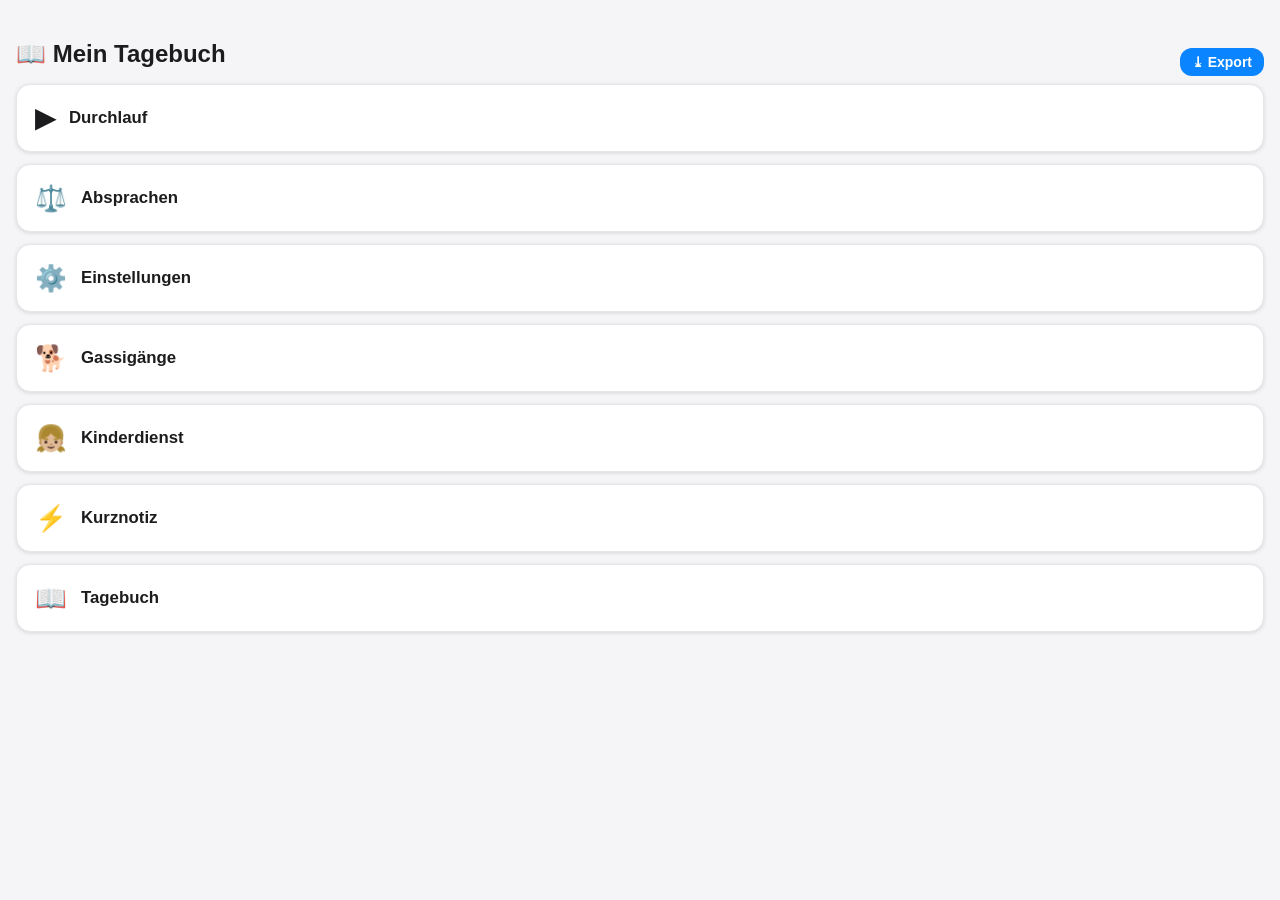
<file: index.html>
<!DOCTYPE html>
<html lang="de">
<head>
  <meta charset="UTF-8">
  <meta name="viewport" content="width=device-width, initial-scale=1, viewport-fit=cover">
  <meta name="apple-mobile-web-app-capable" content="yes">
  <meta name="apple-mobile-web-app-status-bar-style" content="black-translucent">
  <title>Mein Tagebuch</title>
  <link rel="manifest" href="manifest.webmanifest">
  <link rel="apple-touch-icon" href="icons/icon-192.png">
  <link rel="stylesheet" href="style.css">
</head>
<body>
  <header class="kopf" style="display:flex; align-items:center; justify-content:space-between; gap:8px;">
    <h1>📖 Mein Tagebuch</h1>
    <button type="button" class="speichern" id="startSichern" style="width:auto; padding:6px 12px; margin:0; font-size:14px; flex-shrink:0;">⤓ Export</button>
  </header>
  <main id="startseite">
    <div id="backupBanner" class="eintrag" style="display:none; margin-bottom:12px;">
      <div class="datum">📅 Wochen-Backup</div>
      <div style="margin:6px 0 10px 0;">Zeit, deine Einträge zu sichern.</div>
      <button type="button" class="speichern" style="display:inline-block; width:auto; padding:8px 14px;" id="bannerSichern">⤓ Jetzt sichern</button>
      <button type="button" class="speichern" style="display:inline-block; width:auto; padding:8px 14px; margin-left:8px;" id="bannerSpaeter">Später</button>
    </div>
    <p class="hinweis" id="ladehinweis">Funktionen werden geladen …</p>
    <nav id="moduleListe" class="module"></nav>
  </main>
  <script src="js/db.js"></script>
  <script src="js/common.js"></script>
  <script src="js/export.js"></script>
  <script src="js/durchlauf.js"></script>
  <script>
    async function baueStartseite() {
      try {
        const antwort = await fetch("modules.json");
        const inventar = await antwort.json();
        const einstellungen = (await holeEinstellung("moduleEinstellungen")) || {};
        const module = inventar.modules
          .map((m, i) => ({ ...m, platz: einstellungen[m.id]?.reihenfolge ?? i }))
          .sort((a, b) => a.platz - b.platz)
          .filter(m => einstellungen[m.id]?.aktiv !== false);
        const container = document.getElementById("moduleListe");
        container.innerHTML = "";
        for (const m of module) {
          const titel = einstellungen[m.id]?.titel || m.titel;
          const knopf = document.createElement("a");
          knopf.className = "modulKnopf";
          knopf.href = m.datei;
          knopf.innerHTML = `<span class="icon">${m.icon}</span><span>${titel}</span>`;
          container.appendChild(knopf);
        }
        document.getElementById("ladehinweis").style.display = "none";
      } catch (fehler) {
        document.getElementById("ladehinweis").textContent =
          "Fehler beim Laden: " + fehler.message;
      }
    }
    baueStartseite();

    async function starteBackupLogik() {
      // 1. Stiller Tages-Snapshot: einmal pro Tag beim ersten Start
      try {
        const heuteSnapshot = new Date().toISOString().slice(0, 10);
        if ((await holeEinstellung("letzterAutoExport")) !== heuteSnapshot) {
          await erstelleSnapshot();
          await setzeEinstellung("letzterAutoExport", heuteSnapshot);
        }
      } catch (fehler) {
        // Der Snapshot darf den Start niemals blockieren
      }

      // 2. Wochen-Banner: nur montags, einmal pro Montag, abschaltbar
      const banner = document.getElementById("backupBanner");
      const heute = new Date().toISOString().slice(0, 10);
      const istMontag = new Date().getDay() === 1;
      const bannerAus = (await holeEinstellung("exportBannerAus")) === true;
      const schonGezeigt = (await holeEinstellung("letzterBannerTag")) === heute;
      if (istMontag && !bannerAus && !schonGezeigt) {
        banner.style.display = "block";
      }

      document.getElementById("bannerSichern").addEventListener("click", async () => {
        banner.style.display = "none";
        await setzeEinstellung("letzterBannerTag", heute);
        try {
          await exportiereNeues();
        } catch (fehler) {
          // Teilen abgebrochen - die Vorbereitung bleibt in der Historie
        }
      });

      document.getElementById("bannerSpaeter").addEventListener("click", async () => {
        banner.style.display = "none";
        await setzeEinstellung("letzterBannerTag", heute);
      });

      // 3. Sichern-Button oben rechts
      document.getElementById("startSichern").addEventListener("click", async () => {
        try {
          await exportiereNeues();
        } catch (fehler) {
          // Teilen abgebrochen
        }
      });
    }
    starteBackupLogik();
  </script>
  <script>
    if ("serviceWorker" in navigator) {
      navigator.serviceWorker.register("sw.js");
    }
  </script>
</body>
</html>
</file>
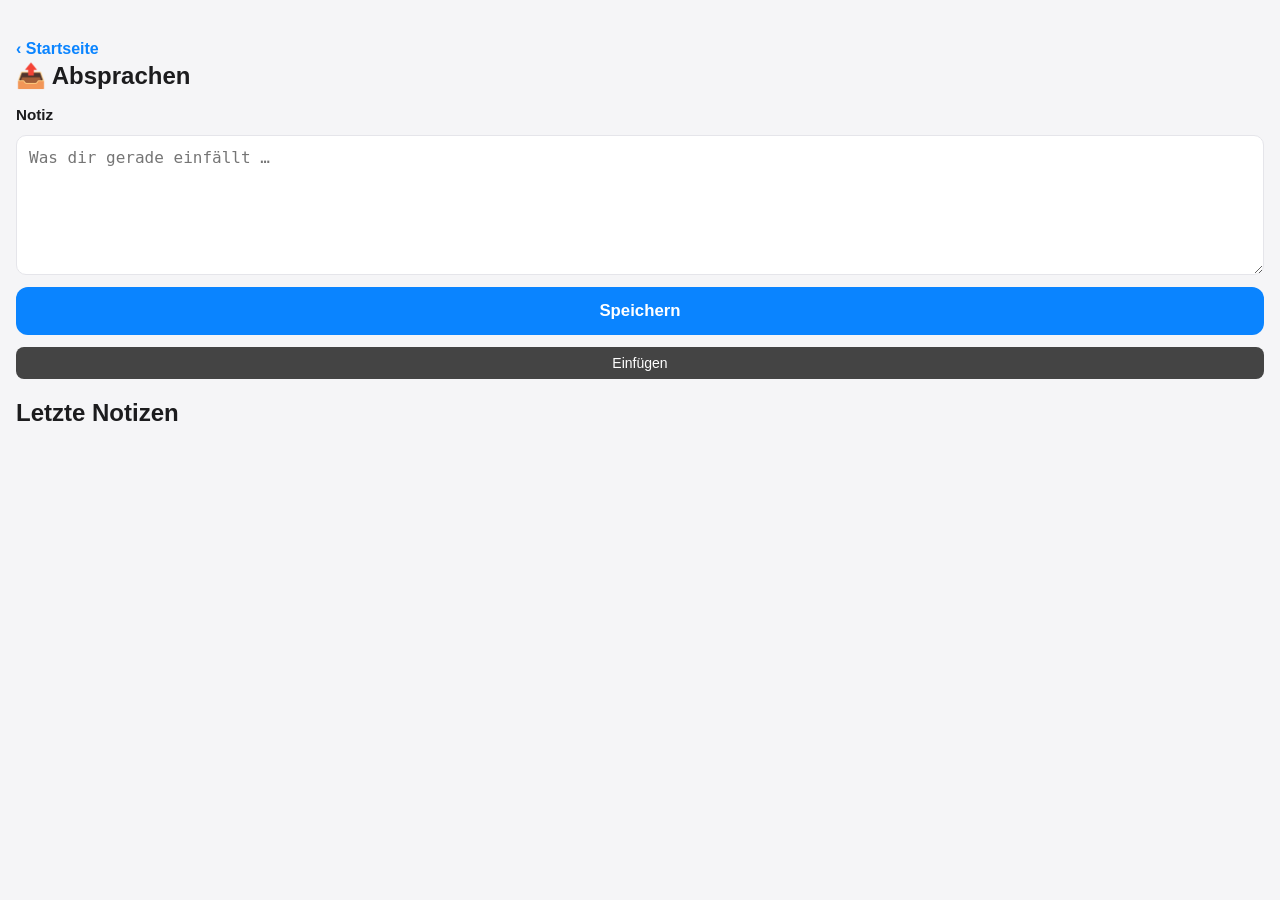
<file: modules/absprachen.html>
<!DOCTYPE html>
<html lang="de">
<head>
  <meta charset="UTF-8">
  <meta name="viewport" content="width=device-width, initial-scale=1">
  <title>Absprachen</title>
  <link rel="stylesheet" href="../style.css">
</head>
<body>
  <main>
    <form>
      <label for="text">Notiz</label>
      <textarea id="text" placeholder="Was dir gerade einfällt …"></textarea>
      <button type="button" class="speichern" id="neu">＋ Neue Notiz</button>
    </form>
    <p class="hinweis" id="status"></p>
    <h2>Letzte Notizen</h2>
    <div id="liste"></div>
  </main>
  <script src="../js/db.js"></script>
  <script src="../js/common.js"></script>
  <script src="../js/uebergabe.js"></script>
  <script src="../js/durchlauf.js"></script>
  <script>
    baueKopf("Absprachen", "📤");

    const feld = document.getElementById("text");
    const status = document.getElementById("status");
    let eintragId = null;
    let timer = null;

    // Beim Öffnen: letzten Eintrag wiederherstellen (Livespeicherung)
    (async () => {
      const liste = await holeEintraege("absprachen");
      if (liste.length > 0) {
        eintragId = liste[0].id;
        feld.value = liste[0].payload.text || "";
      }
      zeigeListe();
    })();

    // Jede Eingabe automatisch sichern (0,5 s nach dem Tippen)
    feld.addEventListener("input", () => {
      clearTimeout(timer);
      timer = setTimeout(sichere, 500);
    });

    async function sichere() {
      eintragId = await speichereEintrag("absprachen", { text: feld.value }, eintragId);
      status.textContent = "Gespeichert: " + lesebaresDatum(jetztIso());
      zeigeListe();
    }

    // Beginnt NUR eine neue Notiz – Speichern läuft immer automatisch
    document.getElementById("neu").addEventListener("click", async () => {
      await sichere();
      eintragId = null;
      feld.value = "";
      status.textContent = "";
      feld.focus();
    });

    async function zeigeListe() {
      const liste = await holeEintraege("absprachen");
      document.getElementById("liste").innerHTML = liste.map(e =>
        '<div class="eintrag"><div class="datum">' + lesebaresDatum(e.erstelltAt) +
        "</div><div>" + (e.payload.text || "").replace(/</g, "&lt;") + "</div></div>"
      ).join("");
    }
  </script>
</body>
</html>
</file>
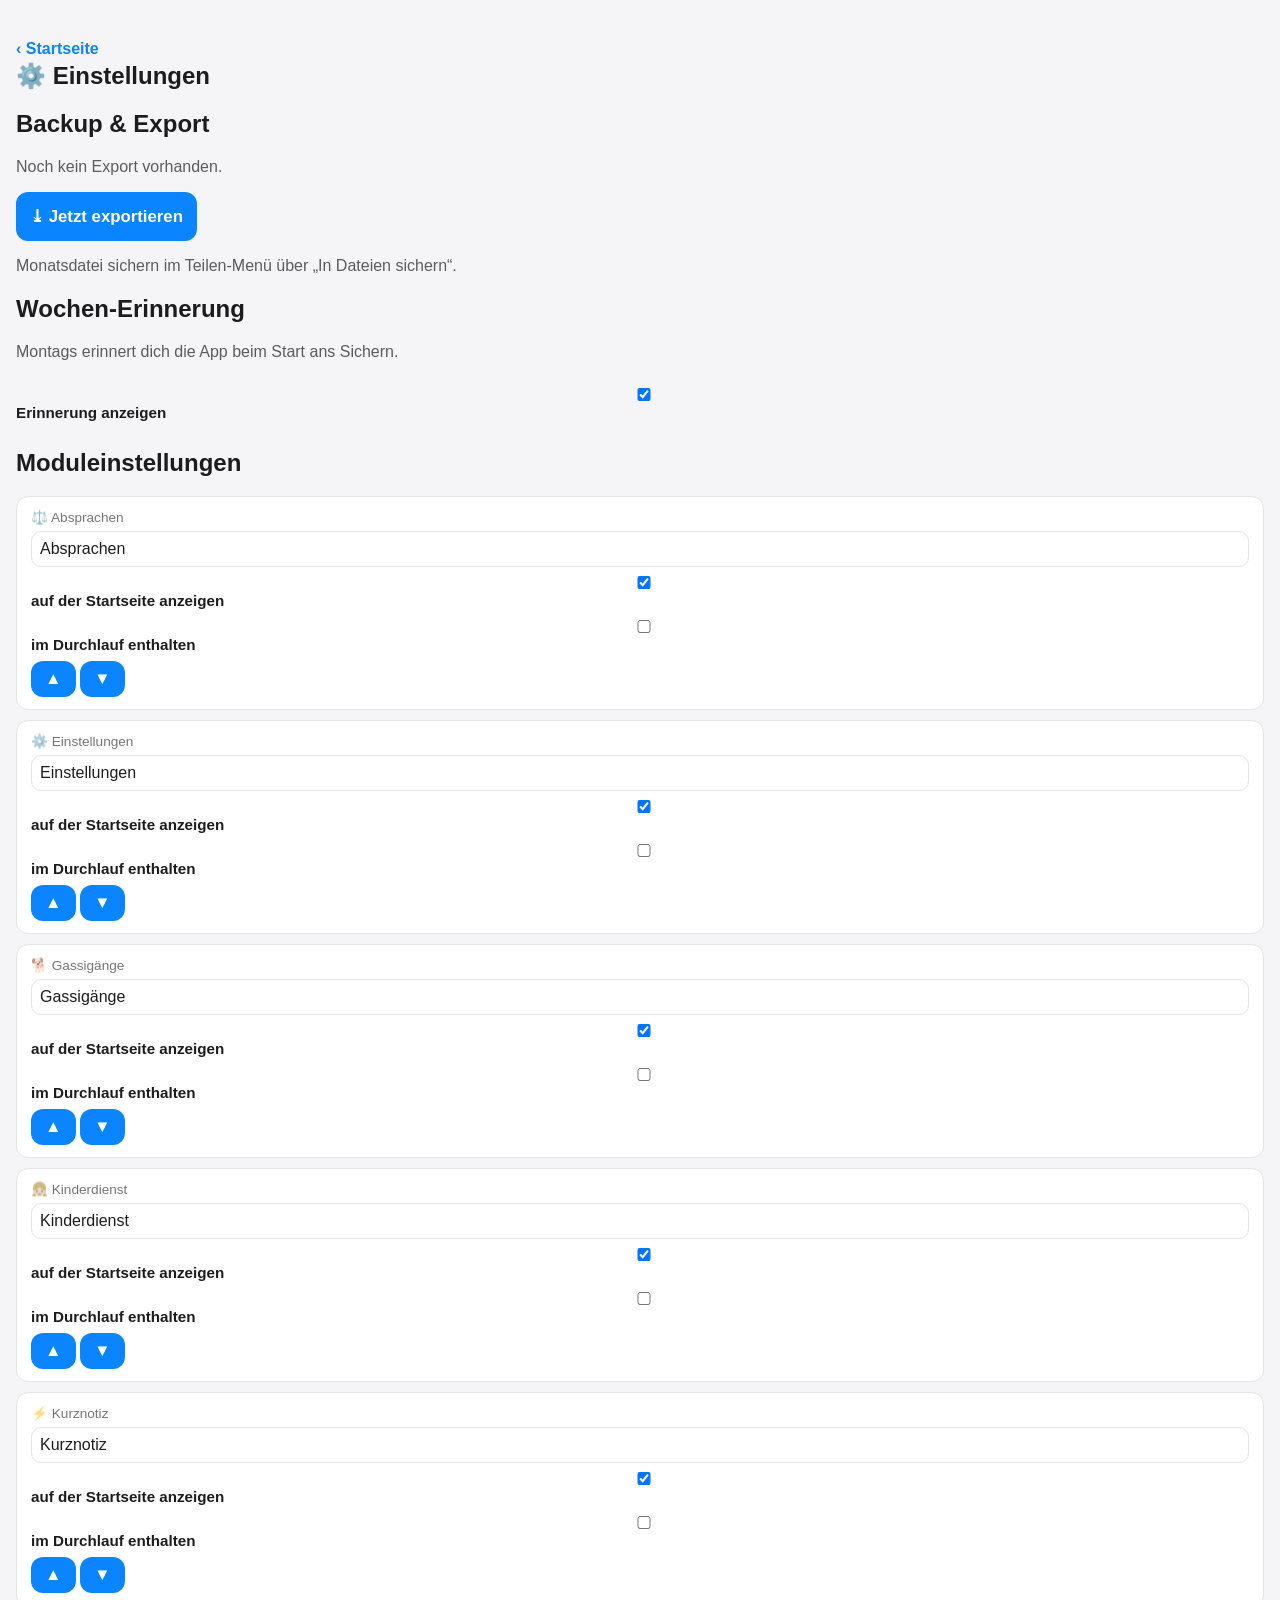
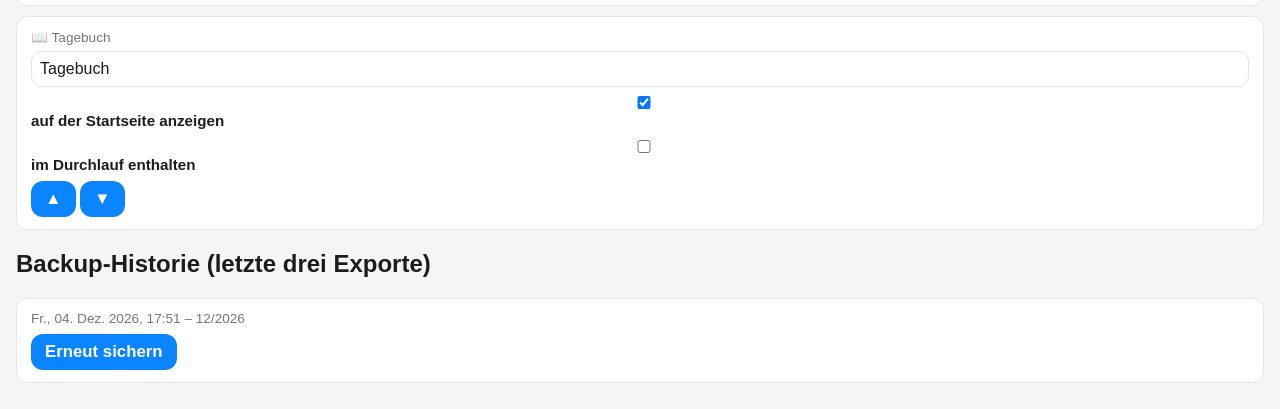
<file: modules/einstellungen.html>
<!DOCTYPE html>
<html lang="de">
<head>
  <meta charset="UTF-8">
  <meta name="viewport" content="width=device-width, initial-scale=1">
  <title>Einstellungen</title>
  <link rel="stylesheet" href="../style.css">
</head>
<body>
  <main>
    <h2>Backup & Export</h2>
    <p class="hinweis" id="status"></p>
    <button type="button" class="speichern" id="exportieren">⤓ Jetzt exportieren</button>
    <p class="hinweis">Monatsdatei sichern im Teilen-Menü über „In Dateien sichern“.</p>

    <h2>Wochen-Erinnerung</h2>
    <p class="hinweis">Montags erinnert dich die App beim Start ans Sichern.</p>
    <label style="display:block; padding:8px 0;">
      <input type="checkbox" id="banner"> Erinnerung anzeigen
    </label>

    <h2>Moduleinstellungen</h2>
    <p class="hinweis" id="modulStatus"></p>
    <div id="modulListe"></div>

    <h2>Backup-Historie (letzte drei Exporte)</h2>
    <div id="historie"></div>
  </main>
  <script src="../js/db.js"></script>
  <script src="../js/common.js"></script>
  <script src="../js/uebergabe.js"></script>
  <script src="../js/durchlauf.js"></script>
  <script src="../js/export.js"></script>
  <script>
    baueKopf("Einstellungen", "⚙️");

    /* ===== Backup & Export ===== */
    const status = document.getElementById("status");
    const bannerFeld = document.getElementById("banner");

    async function ladeBannerEinstellung() {
      const wert = await holeEinstellung("exportBannerAus");
      bannerFeld.checked = !(wert === true);
    }

    async function sichereBannerEinstellung() {
      const wert = !bannerFeld.checked;
      await setzeEinstellung("exportBannerAus", wert);
      const kontrolle = await holeEinstellung("exportBannerAus");
      if (kontrolle !== wert) {
        await setzeEinstellung("exportBannerAus", wert);
      }
    }

    ladeBannerEinstellung();
    window.addEventListener("pageshow", ladeBannerEinstellung);
    bannerFeld.addEventListener("change", sichereBannerEinstellung);
    bannerFeld.addEventListener("click", sichereBannerEinstellung);

    (async () => {
      const letzter = await holeEinstellung("letzterExport");
      status.textContent = letzter
        ? "Letzter Export: " + lesebaresDatum(letzter)
        : "Noch kein Export vorhanden.";
      zeigeHistorie();
    })();

    document.getElementById("exportieren").addEventListener("click", async () => {
      status.textContent = "Export wird vorbereitet …";
      try {
        const ergebnis = await exportiereNeues();
        status.textContent = ergebnis === "geteilt"
          ? "Export übergeben – im Teilen-Menü „In Dateien sichern“ wählen."
          : "Export als Download gestartet.";
      } catch (fehler) {
        status.textContent = "Teilen abgebrochen. Die Vorbereitung bleibt in der Historie.";
      }
      const letzter = await holeEinstellung("letzterExport");
      if (letzter) status.textContent = "Letzter Export: " + lesebaresDatum(letzter);
      zeigeHistorie();
    });

    async function zeigeHistorie() {
      const historie = await holeExportHistorie();
      const feld = document.getElementById("historie");
      if (historie.length === 0) {
        feld.innerHTML = "<p class='hinweis'>Noch keine Exporte gespeichert.</p>";
        return;
      }
      feld.innerHTML = historie.map((g, i) => {
        const monate = g.monate.map(m => (m.monat + 1) + "/" + m.jahr).join(", ");
        return "<div class='eintrag'><div class='datum'>" + lesebaresDatum(g.erstelltAm) +
          " – " + monate + "</div>" +
          "<button type='button' class='speichern' style='display:inline-block; width:auto; padding:8px 14px; margin-top:8px;' onclick='erneutSichern(" + i + ")'>Erneut sichern</button></div>";
      }).join("");
    }

    async function erneutSichern(i) {
      try {
        await teileHistorie(i);
      } catch (fehler) {
        status.textContent = "Teilen abgebrochen.";
      }
    }

    /* ===== Moduleinstellungen ===== */
    const modulStatus = document.getElementById("modulStatus");
    let moduleListe = [];
    let modulDaten = {};
    let titelTimer = null;

    async function ladeModule() {
      const antwort = await fetch("../modules.json");
      const inventar = await antwort.json();
      modulDaten = (await holeEinstellung("moduleEinstellungen")) || {};
      moduleListe = inventar.modules
        .map((m, i) => ({
          id: m.id,
          icon: m.icon,
          originalTitel: m.titel,
          platz: modulDaten[m.id]?.reihenfolge ?? i,
          aktiv: !(modulDaten[m.id]?.aktiv === false),
durchlauf: modulDaten[m.id]?.durchlauf === true,
titel: modulDaten[m.id]?.titel || m.titel
        }))
        .sort((a, b) => a.platz - b.platz);
      zeigeModule();
    }
    ladeModule();

    function zeigeModule() {
      const feld = document.getElementById("modulListe");
      feld.innerHTML = "";
      moduleListe.forEach((m, i) => {
        const zeile = document.createElement("div");
        zeile.className = "eintrag";
        zeile.innerHTML =
          "<div class='datum'>" + m.icon + " " + m.originalTitel + "</div>" +
          "<input type='text' class='titel' style='width:100%; margin:6px 0; padding:8px;'>" +
          "<label style='display:block; margin-bottom:8px;'>" +
          "<input type='checkbox' class='aktiv'> auf der Startseite anzeigen</label>" +
"<label style='display:block; margin-bottom:8px;'>" +
"<input type='checkbox' class='durchlauf'> im Durchlauf enthalten</label>" +
          "<button type='button' class='speichern' style='display:inline-block; width:auto; padding:8px 14px;' data-aktion='hoch'>▲</button> " +
          "<button type='button' class='speichern' style='display:inline-block; width:auto; padding:8px 14px;' data-aktion='runter'>▼</button>";
        zeile.querySelector(".titel").value = m.titel;
        zeile.querySelector(".aktiv").checked = m.aktiv;
zeile.querySelector(".durchlauf").checked = m.durchlauf;

        zeile.querySelector(".titel").addEventListener("input", (e) => {
          m.titel = e.target.value;
          clearTimeout(titelTimer);
          titelTimer = setTimeout(speichereModule, 500);
        });
        zeile.querySelector(".aktiv").addEventListener("change", (e) => {
          m.aktiv = e.target.checked;
          speichereModule();
        });
zeile.querySelector(".durchlauf").addEventListener("change", (e) => {
  m.durchlauf = e.target.checked;
  speichereModule();
});
        zeile.querySelector("[data-aktion='hoch']").addEventListener("click", () => {
          if (i === 0) return;
          const tmp = moduleListe[i - 1];
          moduleListe[i - 1] = moduleListe[i];
          moduleListe[i] = tmp;
          zeigeModule();
          speichereModule();
        });
        zeile.querySelector("[data-aktion='runter']").addEventListener("click", () => {
          if (i === moduleListe.length - 1) return;
          const tmp = moduleListe[i + 1];
          moduleListe[i + 1] = moduleListe[i];
          moduleListe[i] = tmp;
          zeigeModule();
          speichereModule();
        });
        feld.appendChild(zeile);
      });
    }

    async function speichereModule() {
      const neu = { ...modulDaten };
      moduleListe.forEach((m, i) => {
        neu[m.id] = {
  reihenfolge: i,
  aktiv: m.aktiv,
  durchlauf: m.durchlauf === true,
  titel: m.titel && m.titel !== m.originalTitel ? m.titel : ""
};
      });
      await setzeEinstellung("moduleEinstellungen", neu);
      modulDaten = neu;
      modulStatus.textContent = "Gespeichert: " + lesebaresDatum(jetztIso());
    }
  </script>
</body>
</html>
</file>
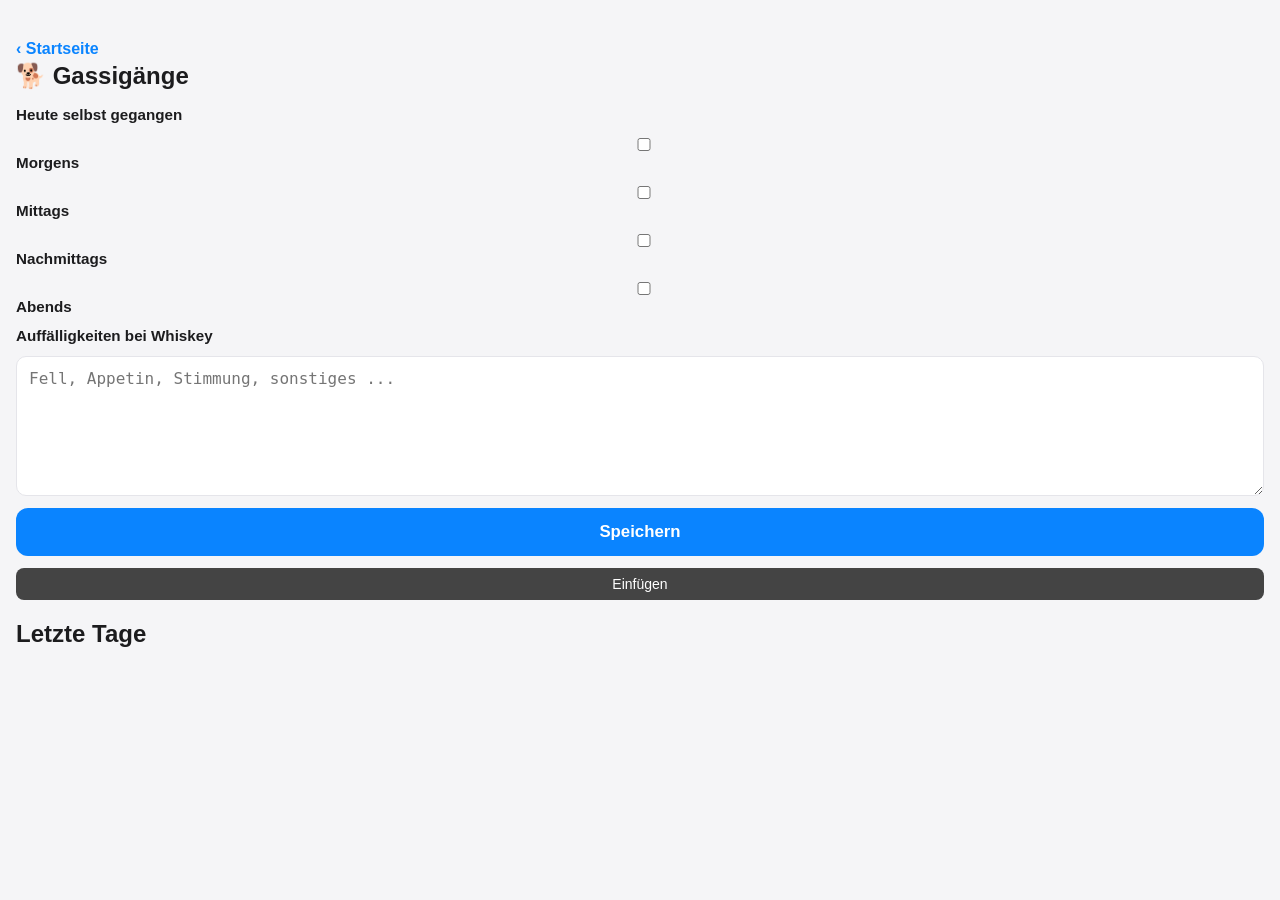
<file: modules/gassigaenge.html>
<!DOCTYPE html>
<html lang="de">
<head>
  <meta charset="UTF-8">
  <meta name="viewport" content="width=device-width, initial-scale=1">
  <title>Gassigänge</title>
  <link rel="stylesheet" href="../style.css">
</head>
<body>
  <main>
    <form>
      <label>Heute selbst gegangen</label>
      <label><input type="checkbox" id="morgens"> Morgens</label>
      <label><input type="checkbox" id="mittags"> Mittags</label>
      <label><input type="checkbox" id="nachmittags"> Nachmittags</label>
      <label><input type="checkbox" id="abends"> Abends</label>
      <label for="auffaelligkeiten">Auffälligkeiten bei Whiskey</label>
      <textarea id="auffaelligkeiten" placeholder="Fell, Appetin, Stimmung, sonstiges ..."></textarea>
    </form>
    <p class="hinweis" id="status"></p>
    <h2>Letzte Tage</h2>
    <div id="liste"></div>
  </main>
  <script src="../js/db.js"></script>
  <script src="../js/common.js"></script>
  <script src="../js/uebergabe.js"></script>
  <script src="../js/durchlauf.js"></script>
  <script>
    baueKopf("Gassigänge", "🐕");

    const status = document.getElementById("status");
    const textFeld = document.getElementById("auffaelligkeiten");
    const haken = {
      morgens: document.getElementById("morgens"),
      mittags: document.getElementById("mittags"),
      nachmittags: document.getElementById("nachmittags"),
      abends: document.getElementById("abends")
    };
    let eintragId = null;
    let timer = null;

    function heuteLokal() {
      const d = new Date();
      return d.getFullYear() + "-" + ("0" + (d.getMonth() + 1)).slice(-2) + "-" + ("0" + d.getDate()).slice(-2);
    }

    // Beim Öffnen: heutigen Eintrag wiederherstellen (eine Einheit pro Tag)
    (async () => {
      const liste = await holeEintraege("gassigaenge");
      const heute = heuteLokal();
      for (const e of liste) {
        if (e.payload && e.payload.tag === heute) {
          eintragId = e.id;
          textFeld.value = e.payload.auffaelligkeiten || "";
          for (const k in haken) haken[k].checked = !!(e.payload[k]);
          break;
        }
      }
      zeigeListe();
    })();

    // Haken: sofort sichern; Text: 0,5 s nach dem Tippen
    for (const k in haken) {
      haken[k].addEventListener("change", sichere);
    }
    textFeld.addEventListener("input", () => {
      clearTimeout(timer);
      timer = setTimeout(sichere, 500);
    });

    async function sichere() {
      const payload = {
        tag: heuteLokal(),
        morgens: haken.morgens.checked,
        mittags: haken.mittags.checked,
        nachmittags: haken.nachmittags.checked,
        abends: haken.abends.checked,
        auffaelligkeiten: textFeld.value
      };
      eintragId = await speichereEintrag("gassigaenge", payload, eintragId);
      status.textContent = "Gespeichert: " + lesebaresDatum(jetztIso());
      zeigeListe();
    }

    async function zeigeListe() {
      const liste = await holeEintraege("gassigaenge");
      document.getElementById("liste").innerHTML = liste.map(e => {
        const p = e.payload || {};
        const zeiten = ["morgens", "mittags", "nachmittags", "abends"]
          .filter(k => p[k])
          .map(k => k.charAt(0).toUpperCase() + k.slice(1))
          .join(" · ");
        const text = (p.auffaelligkeiten || "").replace(/</g, "&lt;");
        return '<div class="eintrag"><div class="datum">' + lesebaresDatum(e.erstelltAt) +
          "</div><div>" + (zeiten || "—") + "</div><div>" + text + "</div></div>";
      }).join("");
    }
  </script>
</body>
</html>
</file>
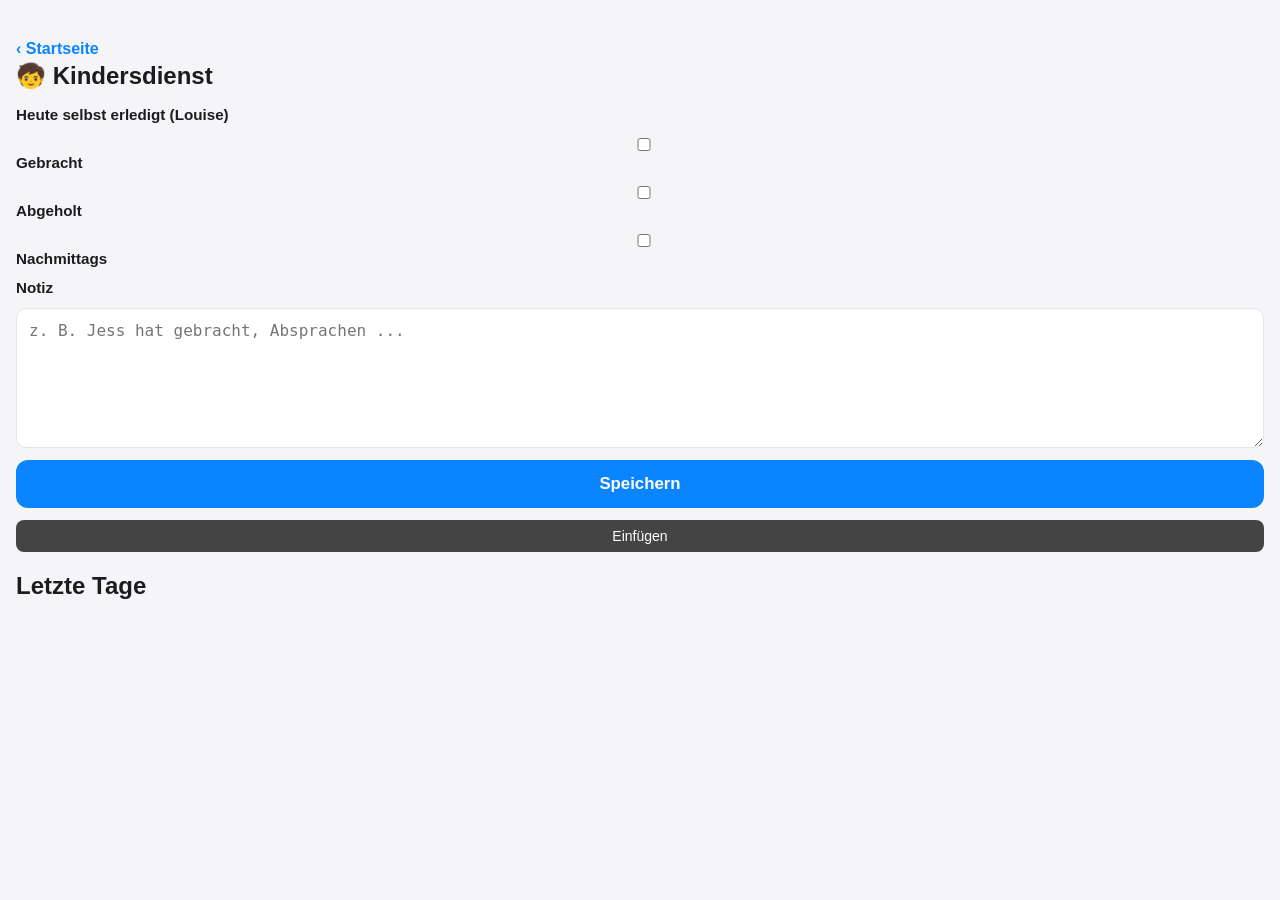
<file: modules/kindersdienst.html>
<!DOCTYPE html>
<html lang="de">
<head>
  <meta charset="UTF-8">
  <meta name="viewport" content="width=device-width, initial-scale=1">
  <title>Kindersdienst</title>
  <link rel="stylesheet" href="../style.css">
</head>
<body>
  <main>
    <form>
      <label>Heute selbst erledigt (Louise)</label>
      <label><input type="checkbox" id="gebracht"> Gebracht</label>
      <label><input type="checkbox" id="abgeholt"> Abgeholt</label>
      <div id="abgeholtVonBlock" style="display:none">
        <label>Von wo abgeholt?</label>
        <label><input type="radio" name="abgeholtVon" value="kita"> Von der Kita</label>
        <label><input type="radio" name="abgeholtVon" value="verabredung"> Von einer Verabredung</label>
        <label><input type="radio" name="abgeholtVon" value="event"> Abends von einem Event</label>
        <label><input type="radio" name="abgeholtVon" value="sonstiges"> Sonstiges</label>
      </div>
      <label><input type="checkbox" id="nachmittags"> Nachmittags</label>
      <label for="notiz">Notiz</label>
      <textarea id="notiz" placeholder="z. B. Jess hat gebracht, Absprachen ..."></textarea>
    </form>
    <p class="hinweis" id="status"></p>
    <h2>Letzte Tage</h2>
    <div id="liste"></div>
  </main>
  <script src="../js/db.js"></script>
  <script src="../js/common.js"></script>
  <script src="../js/uebergabe.js"></script>
  <script src="../js/durchlauf.js"></script>
  <script>
    baueKopf("Kindersdienst", "🧒");

    const status = document.getElementById("status");
    const textFeld = document.getElementById("notiz");
    const haken = {
      gebracht: document.getElementById("gebracht"),
      abgeholt: document.getElementById("abgeholt"),
      nachmittags: document.getElementById("nachmittags")
    };
    const vonBlock = document.getElementById("abgeholtVonBlock");
    const vonNamen = { kita: "von der Kita", verabredung: "von einer Verabredung", event: "abends von einem Event", sonstiges: "Sonstiges" };
    let eintragId = null;
    let timer = null;

    function heuteLokal() {
      const d = new Date();
      return d.getFullYear() + "-" + ("0" + (d.getMonth() + 1)).slice(-2) + "-" + ("0" + d.getDate()).slice(-2);
    }

    function vonGewaehlt() {
      const r = document.querySelector('input[name="abgeholtVon"]:checked');
      return r ? r.value : "";
    }

    function zeigeVonBlock() {
      vonBlock.style.display = haken.abgeholt.checked ? "block" : "none";
    }

    // Beim Öffnen: heutigen Eintrag wiederherstellen (eine Einheit pro Tag)
    (async () => {
      const liste = await holeEintraege("kindersdienst");
      const heute = heuteLokal();
      for (const e of liste) {
        if (e.payload && e.payload.tag === heute) {
          eintragId = e.id;
          textFeld.value = e.payload.notiz || "";
          for (const k in haken) haken[k].checked = !!(e.payload[k]);
          if (e.payload.abgeholtVon) {
            const r = document.querySelector('input[name="abgeholtVon"][value="' + e.payload.abgeholtVon + '"]');
            if (r) r.checked = true;
          }
          break;
        }
      }
      zeigeVonBlock();
      zeigeListe();
    })();

    // Haken: sofort sichern; Text: 0,5 s nach dem Tippen
    for (const k in haken) {
      haken[k].addEventListener("change", () => { zeigeVonBlock(); sichere(); });
    }
    const radios = document.querySelectorAll('input[name="abgeholtVon"]');
    for (const r of radios) {
      r.addEventListener("change", sichere);
    }
    textFeld.addEventListener("input", () => {
      clearTimeout(timer);
      timer = setTimeout(sichere, 500);
    });

    async function sichere() {
      const payload = {
        tag: heuteLokal(),
        gebracht: haken.gebracht.checked,
        abgeholt: haken.abgeholt.checked,
        nachmittags: haken.nachmittags.checked,
        abgeholtVon: vonGewaehlt(),
        notiz: textFeld.value
      };
      eintragId = await speichereEintrag("kindersdienst", payload, eintragId);
      status.textContent = "Gespeichert: " + lesebaresDatum(jetztIso());
      zeigeListe();
    }

    async function zeigeListe() {
      const liste = await holeEintraege("kindersdienst");
      document.getElementById("liste").innerHTML = liste.map(e => {
        const p = e.payload || {};
        const dienste = [];
        if (p.gebracht) dienste.push("Gebracht");
        if (p.abgeholt) dienste.push("Abgeholt" + (p.abgeholtVon ? " (" + (vonNamen[p.abgeholtVon] || "") + ")" : ""));
        if (p.nachmittags) dienste.push("Nachmittags");
        const text = (p.notiz || "").replace(/</g, "&lt;");
        return '<div class="eintrag"><div class="datum">' + lesebaresDatum(e.erstelltAt) +
          "</div><div>" + (dienste.join(" · ") || "—") + "</div><div>" + text + "</div></div>";
      }).join("");
    }
  </script>
</body>
</html>
</file>
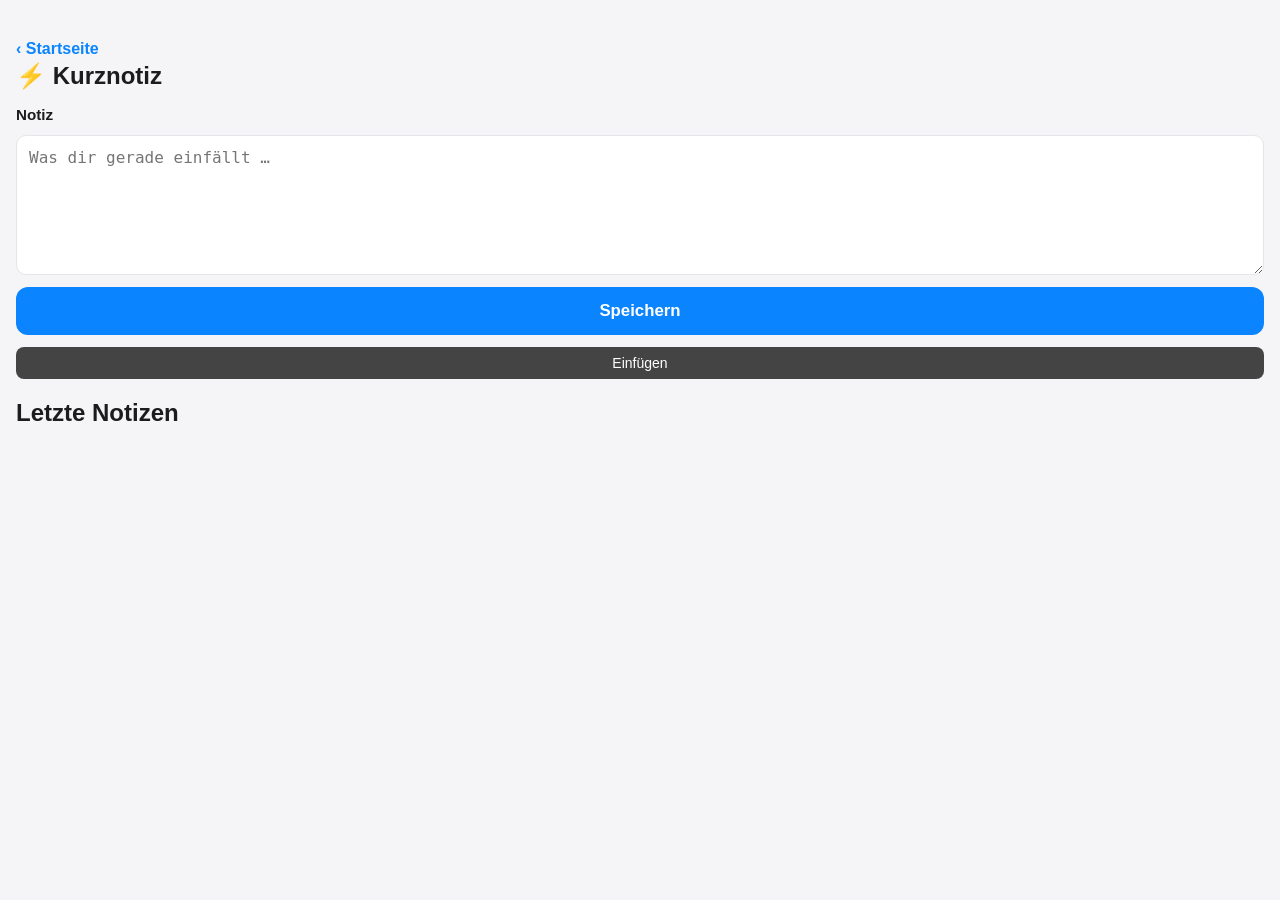
<file: modules/kurznotiz.html>
<!DOCTYPE html>
<html lang="de">
<head>
  <meta charset="UTF-8">
  <meta name="viewport" content="width=device-width, initial-scale=1">
  <title>Kurznotiz</title>
  <link rel="stylesheet" href="../style.css">
</head>
<body>
  <main>
    <form>
      <label for="text">Notiz</label>
      <textarea id="text" placeholder="Was dir gerade einfällt …"></textarea>
      <button type="button" class="speichern" id="neu">＋ Neue Notiz</button>
    </form>
    <p class="hinweis" id="status"></p>
    <h2>Letzte Notizen</h2>
    <div id="liste"></div>
  </main>
  <script src="../js/db.js"></script>
  <script src="../js/common.js"></script>
  <script src="../js/uebergabe.js"></script>
  <script src="../js/durchlauf.js"></script>
  <script>
    baueKopf("Kurznotiz", "⚡");

    const feld = document.getElementById("text");
    const status = document.getElementById("status");
    let eintragId = null;
    let timer = null;

    // Beim Öffnen: letzten Eintrag wiederherstellen (Livespeicherung)
    (async () => {
      const liste = await holeEintraege("kurznotiz");
      if (liste.length > 0) {
        eintragId = liste[0].id;
        feld.value = liste[0].payload.text || "";
      }
      zeigeListe();
    })();

    // Jede Eingabe automatisch sichern (0,5 s nach dem Tippen)
    feld.addEventListener("input", () => {
      clearTimeout(timer);
      timer = setTimeout(sichere, 500);
    });

    async function sichere() {
      eintragId = await speichereEintrag("kurznotiz", { text: feld.value }, eintragId);
      status.textContent = "Gespeichert: " + lesebaresDatum(jetztIso());
      zeigeListe();
    }

    // Beginnt NUR eine neue Notiz – Speichern läuft immer automatisch
    document.getElementById("neu").addEventListener("click", async () => {
      await sichere();
      eintragId = null;
      feld.value = "";
      status.textContent = "";
      feld.focus();
    });

    async function zeigeListe() {
      const liste = await holeEintraege("kurznotiz");
      document.getElementById("liste").innerHTML = liste.map(e =>
        '<div class="eintrag"><div class="datum">' + lesebaresDatum(e.erstelltAt) +
        "</div><div>" + (e.payload.text || "").replace(/</g, "&lt;") + "</div></div>"
      ).join("");
    }
  </script>
</body>
</html>
</file>
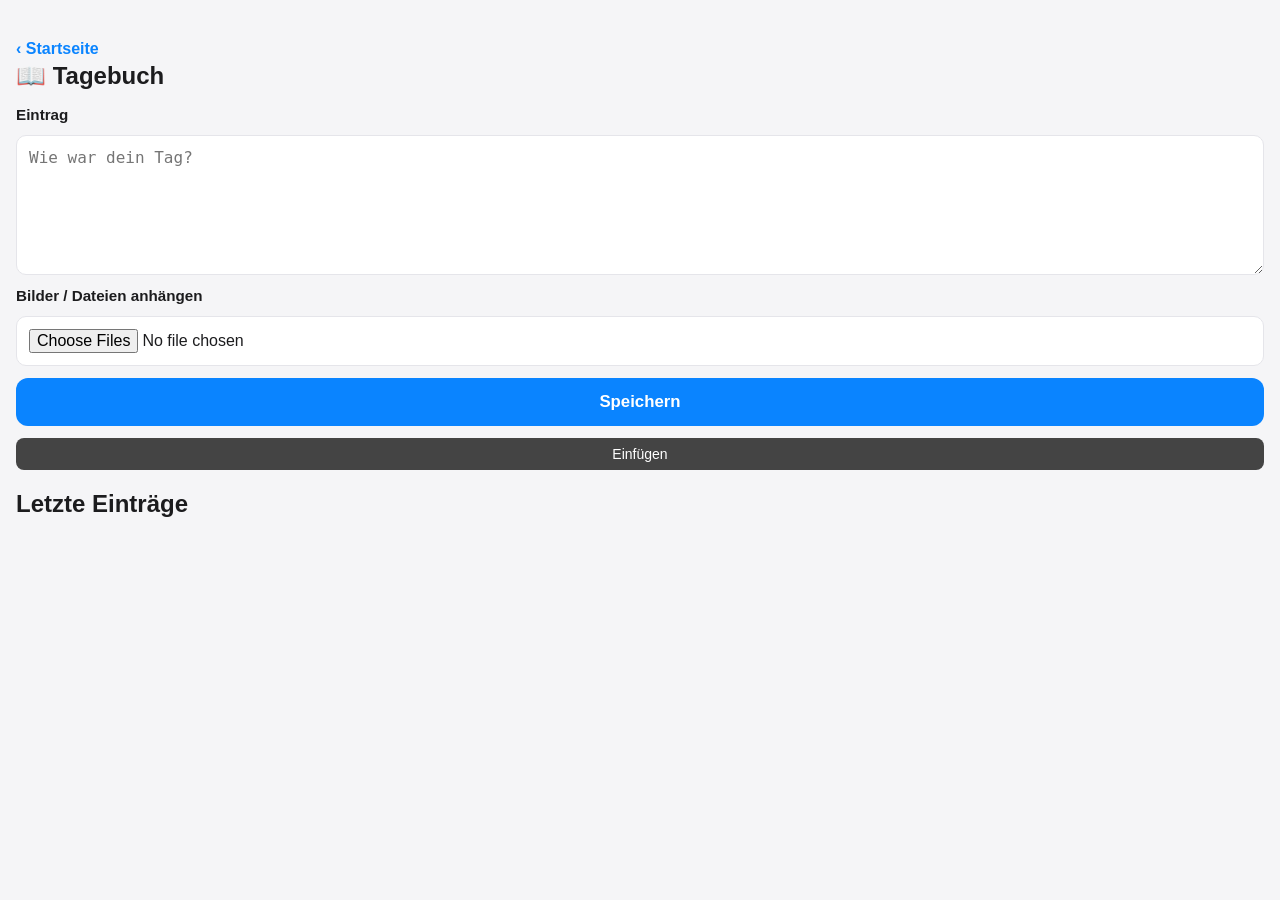
<file: modules/tagebuch.html>
<!DOCTYPE html>
<html lang="de">
<head>
  <meta charset="UTF-8">
  <meta name="viewport" content="width=device-width, initial-scale=1">
  <title>Tagebuch</title>
  <link rel="stylesheet" href="../style.css">
</head>
<body>
  <main>
    <form>
      <label for="text">Eintrag</label>
      <textarea id="text" placeholder="Wie war dein Tag?"></textarea>
      <label for="anhang">Bilder / Dateien anhängen</label>
      <input type="file" id="anhang" multiple>
      <button type="button" class="speichern" id="neu">＋ Neuer Eintrag</button>
    </form>
    <p class="hinweis" id="status"></p>
    <h2>Letzte Einträge</h2>
    <div id="liste"></div>
  </main>
  <script src="../js/db.js"></script>
  <script src="../js/common.js"></script>
  <script src="../js/uebergabe.js"></script>
  <script src="../js/durchlauf.js"></script>
  <script>
    baueKopf("Tagebuch", "📖");

    const feld = document.getElementById("text");
    const status = document.getElementById("status");
    let eintragId = null;
    let timer = null;

    // Beim Öffnen: letzten Eintrag wiederherstellen (Livespeicherung)
    (async () => {
      const liste = await holeEintraege("tagebuch");
      if (liste.length > 0) {
        eintragId = liste[0].id;
        feld.value = liste[0].payload.text || "";
      }
      zeigeListe();
    })();

    feld.addEventListener("input", () => {
      clearTimeout(timer);
      timer = setTimeout(sichere, 500);
    });

    async function sichere() {
      eintragId = await speichereEintrag("tagebuch", { text: feld.value }, eintragId);
      status.textContent = "Gespeichert: " + lesebaresDatum(jetztIso());
      zeigeListe();
    }

    // Anhänge: sofort mit dem Eintrag verknüpfen
    document.getElementById("anhang").addEventListener("change", async (e) => {
      await sichere();
      for (const datei of e.target.files) {
        await speichereMedium(eintragId, datei);
      }
      e.target.value = "";
      status.textContent = "Anhänge gespeichert";
      zeigeListe();
    });

    document.getElementById("neu").addEventListener("click", async () => {
      await sichere();
      eintragId = null;
      feld.value = "";
      status.textContent = "";
      feld.focus();
    });

    async function zeigeListe() {
      const liste = await holeEintraege("tagebuch");
      const box = document.getElementById("liste");
      box.innerHTML = "";
      for (const e of liste) {
        const karte = document.createElement("div");
        karte.className = "eintrag";
        karte.innerHTML = '<div class="datum">' + lesebaresDatum(e.erstelltAt) +
          "</div><div>" + (e.payload.text || "").replace(/</g, "&lt;") + "</div>";
        const medien = await holeMedien(e.id);
        for (const m of medien) {
          if (m.mimeType.startsWith("image/")) {
            const img = document.createElement("img");
            img.src = URL.createObjectURL(m.blob);
            img.style.cssText = "max-width:100%;border-radius:8px;margin-top:6px";
            karte.appendChild(img);
          } else {
            const info = document.createElement("div");
            info.className = "datum";
            info.textContent = "📎 " + m.name;
            karte.appendChild(info);
          }
        }
        box.appendChild(karte);
      }
    }
  </script>
</body>
</html>
</file>
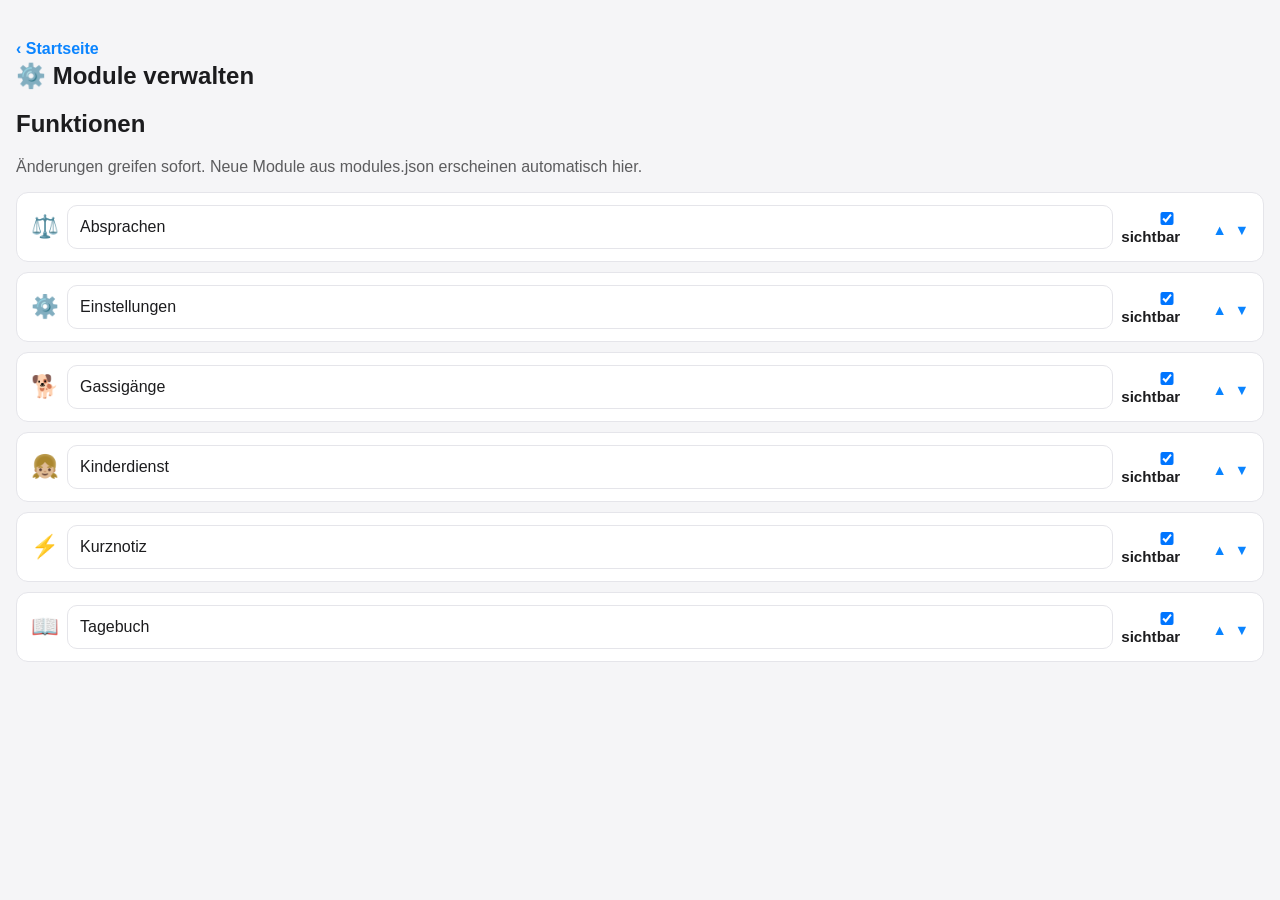
<file: modules/verwalten.html>
<!DOCTYPE html>
<html lang="de">
<head>
  <meta charset="UTF-8">
  <meta name="viewport" content="width=device-width, initial-scale=1">
  <title>Module verwalten</title>
  <link rel="stylesheet" href="../style.css">
</head>
<body>
  <main>
    <h2>Funktionen</h2>
    <p class="hinweis">Änderungen greifen sofort. Neue Module aus modules.json erscheinen automatisch hier.</p>
    <div id="liste"></div>
  </main>
  <script src="../js/db.js"></script>
  <script src="../js/common.js"></script>
  <script>
    baueKopf("Module verwalten", "⚙️");

    let module = [];
    let einst = {};

    async function lade() {
      const inventar = await (await fetch("../modules.json")).json();
      einst = (await holeEinstellung("moduleEinstellungen")) || {};
      module = inventar.modules
        .map((m, i) => ({ ...m, platz: einst[m.id]?.reihenfolge ?? i }))
        .sort((a, b) => a.platz - b.platz);
      zeichne();
    }

    function zeichne() {
      const box = document.getElementById("liste");
      box.innerHTML = "";
      module.forEach((m, i) => {
        const e = einst[m.id] || {};
        const reihe = document.createElement("div");
        reihe.style.cssText =
          "display:flex;align-items:center;gap:8px;flex-wrap:wrap";

        const icon = document.createElement("span");
        icon.style.fontSize = "1.4rem";
        icon.textContent = m.icon;

        const name = document.createElement("input");
        name.style.cssText = "flex:1;min-width:150px";
        name.value = e.titel || m.titel;
        name.addEventListener("change", async () => {
          einst[m.id] = { ...(einst[m.id] || {}), titel: name.value };
          await setzeEinstellung("moduleEinstellungen", einst);
        });

        const sichtbar = document.createElement("label");
        const haken = document.createElement("input");
        haken.type = "checkbox";
        haken.checked = e.aktiv !== false;
        haken.addEventListener("change", async () => {
          einst[m.id] = { ...(einst[m.id] || {}), aktiv: haken.checked };
          await setzeEinstellung("moduleEinstellungen", einst);
        });
        sichtbar.appendChild(haken);
        sichtbar.appendChild(document.createTextNode(" sichtbar"));

        const hoch = document.createElement("button");
        hoch.className = "loeschen";
        hoch.textContent = "▲";
        hoch.addEventListener("click", () => verschiebe(i, i - 1));

        const runter = document.createElement("button");
        runter.className = "loeschen";
        runter.textContent = "▼";
        runter.addEventListener("click", () => verschiebe(i, i + 1));

        reihe.append(icon, name, sichtbar, hoch, runter);
        const zeile = document.createElement("div");
        zeile.className = "eintrag";
        zeile.appendChild(reihe);
        box.appendChild(zeile);
      });
    }

    async function verschiebe(von, zu) {
      if (zu < 0 || zu >= module.length) return;
      const [m] = module.splice(von, 1);
      module.splice(zu, 0, m);
      module.forEach((m2, i) => {
        einst[m2.id] = { ...(einst[m2.id] || {}), reihenfolge: i };
      });
      await setzeEinstellung("moduleEinstellungen", einst);
      zeichne();
    }

    lade();
  </script>
</body>
</html>
</file>
<file: style.css>
/* Mein Tagebuch – zentrales Design
   Folgt automatisch der System-Einstellung: hell am Tag, dunkel bei Nacht */

:root {
  --hintergrund: #f5f5f7;
  --karte: #ffffff;
  --text: #1c1c1e;
  --akzent: #0a84ff;
  --schatten: 0 1px 4px rgba(0, 0, 0, 0.12);
  --rand: #e5e5ea;
}

@media (prefers-color-scheme: dark) {
  :root {
    --hintergrund: #1c1c1e;
    --karte: #2c2c2e;
    --text: #f5f5f7;
    --rand: #3a3a3c;
    --schatten: 0 1px 4px rgba(0, 0, 0, 0.5);
  }
}

* { box-sizing: border-box; }

body {
  margin: 0;
  padding: 16px;
  font-family: -apple-system, sans-serif;
  background: var(--hintergrund);
  color: var(--text);
  min-height: 100vh;
}

/* Kopfzeile */
.kopf h1 { font-size: 1.5rem; margin: 0 0 16px; }

/* Hinweistext */
.hinweis { opacity: 0.7; }

/* Modul-Buttons auf der Startseite */
.module { display: flex; flex-direction: column; gap: 12px; }
.modulKnopf {
  display: flex; align-items: center; gap: 14px;
  background: var(--karte);
  color: var(--text);
  border: 1px solid var(--rand);
  border-radius: 14px;
  padding: 18px;
  font-size: 1.05rem;
  font-weight: 600;
  text-decoration: none;
  box-shadow: var(--schatten);
}
.modulKnopf .icon { font-size: 1.6rem; }

/* Formulare in den Modulen */
form { display: flex; flex-direction: column; gap: 12px; }
label { font-weight: 600; font-size: 0.95rem; }
input, textarea, select {
  font-size: 1rem; padding: 12px;
  border: 1px solid var(--rand);
  border-radius: 10px;
  background: var(--karte);
  color: var(--text);
  width: 100%;
}
textarea { min-height: 140px; }

/* Haupt-Button zum Speichern */
.speichern {
  background: var(--akzent);
  color: #ffffff;
  border: none; border-radius: 12px;
  padding: 14px; font-size: 1.05rem; font-weight: 600;
}

/* Angezeigte Einträge (Listen) */
.eintrag {
  background: var(--karte);
  border: 1px solid var(--rand);
  border-radius: 12px;
  padding: 12px 14px;
  margin-bottom: 10px;
}
.eintrag .datum { opacity: 0.6; font-size: 0.85rem; }
.loeschen {
  background: none; border: none;
  color: var(--akzent);
  font-size: 0.9rem;
  padding: 6px 0 0;
}

/* Zurück-Link auf Modul-Seiten */
.zurueck {
  display: inline-block;
  text-decoration: none;
  color: var(--akzent);
  font-weight: 600;
  margin-bottom: 4px;
}

/* Verfeinerung Kopfzeilen-Fix: zusätzlicher Abstand
   über dem Titel (sicherer Bereich + 16 px) */
body {
  padding-top: calc(env(safe-area-inset-top) + 40px);
}
</file>
